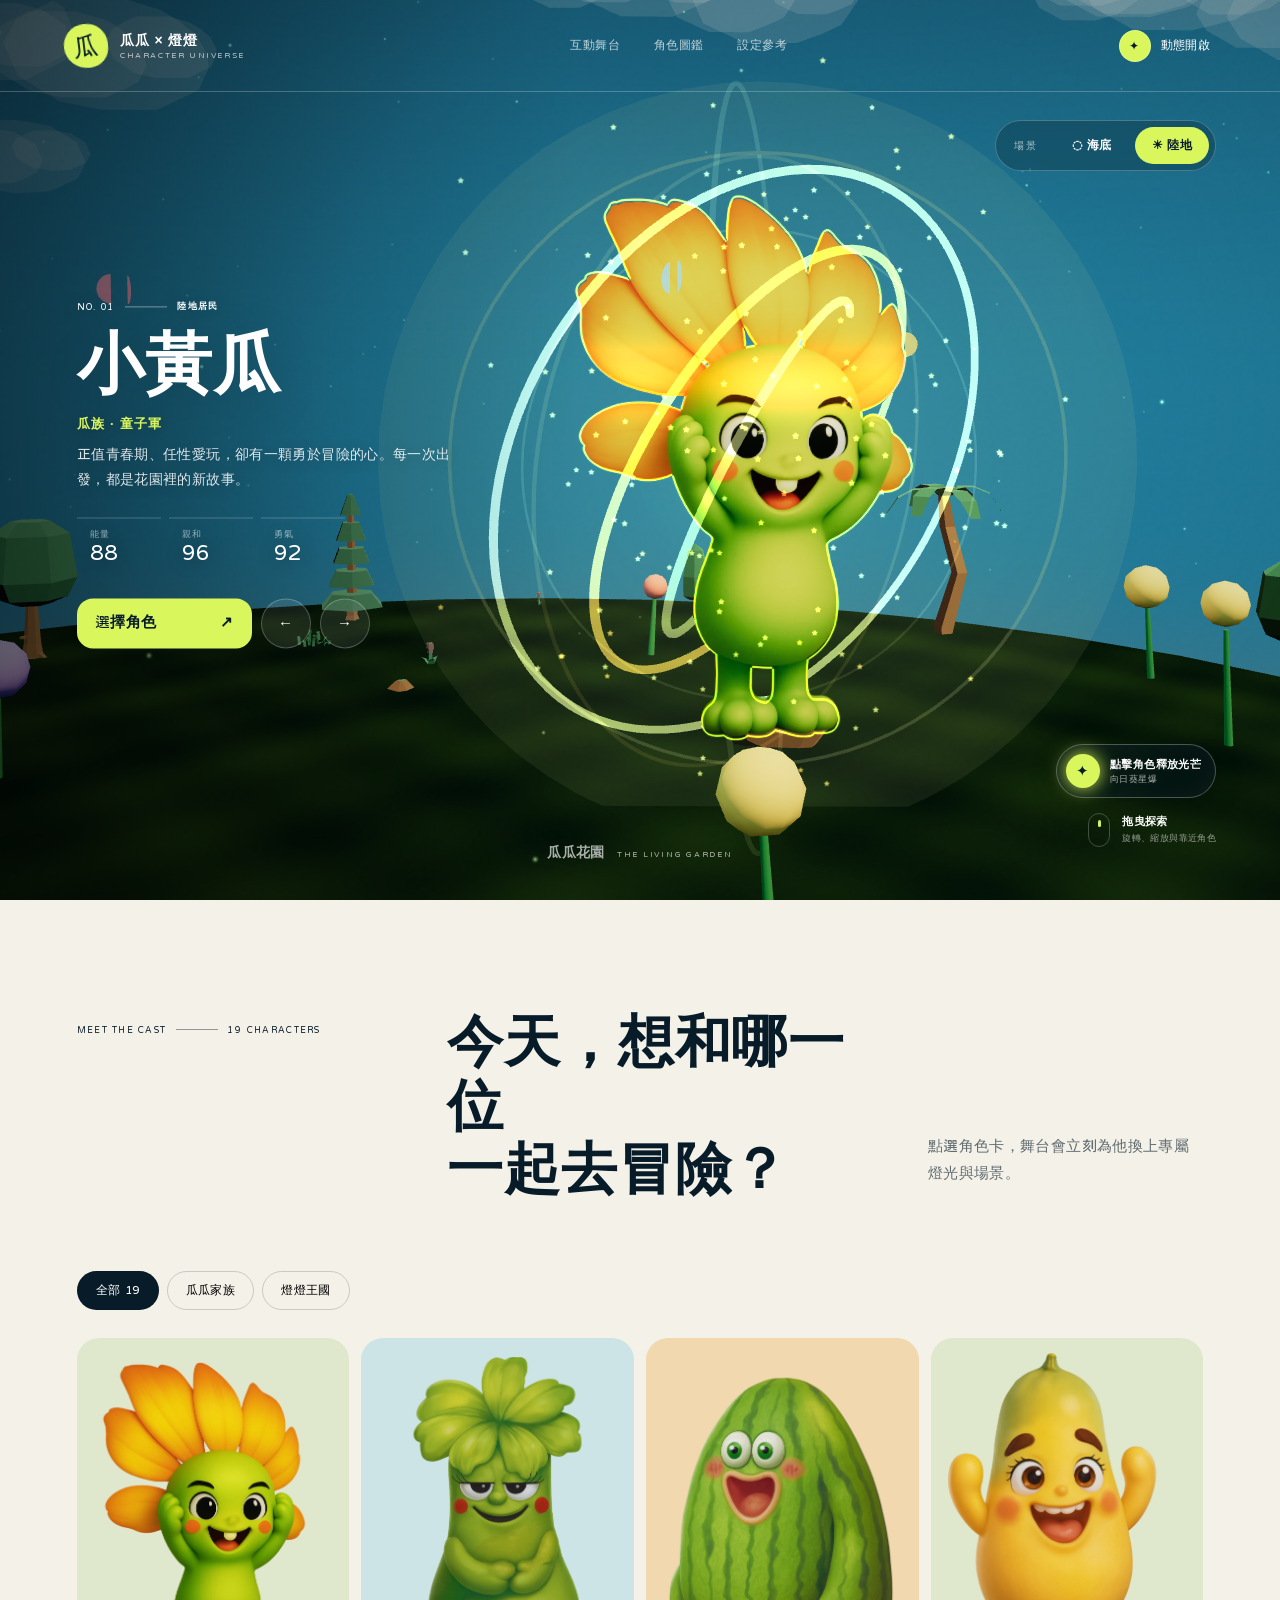
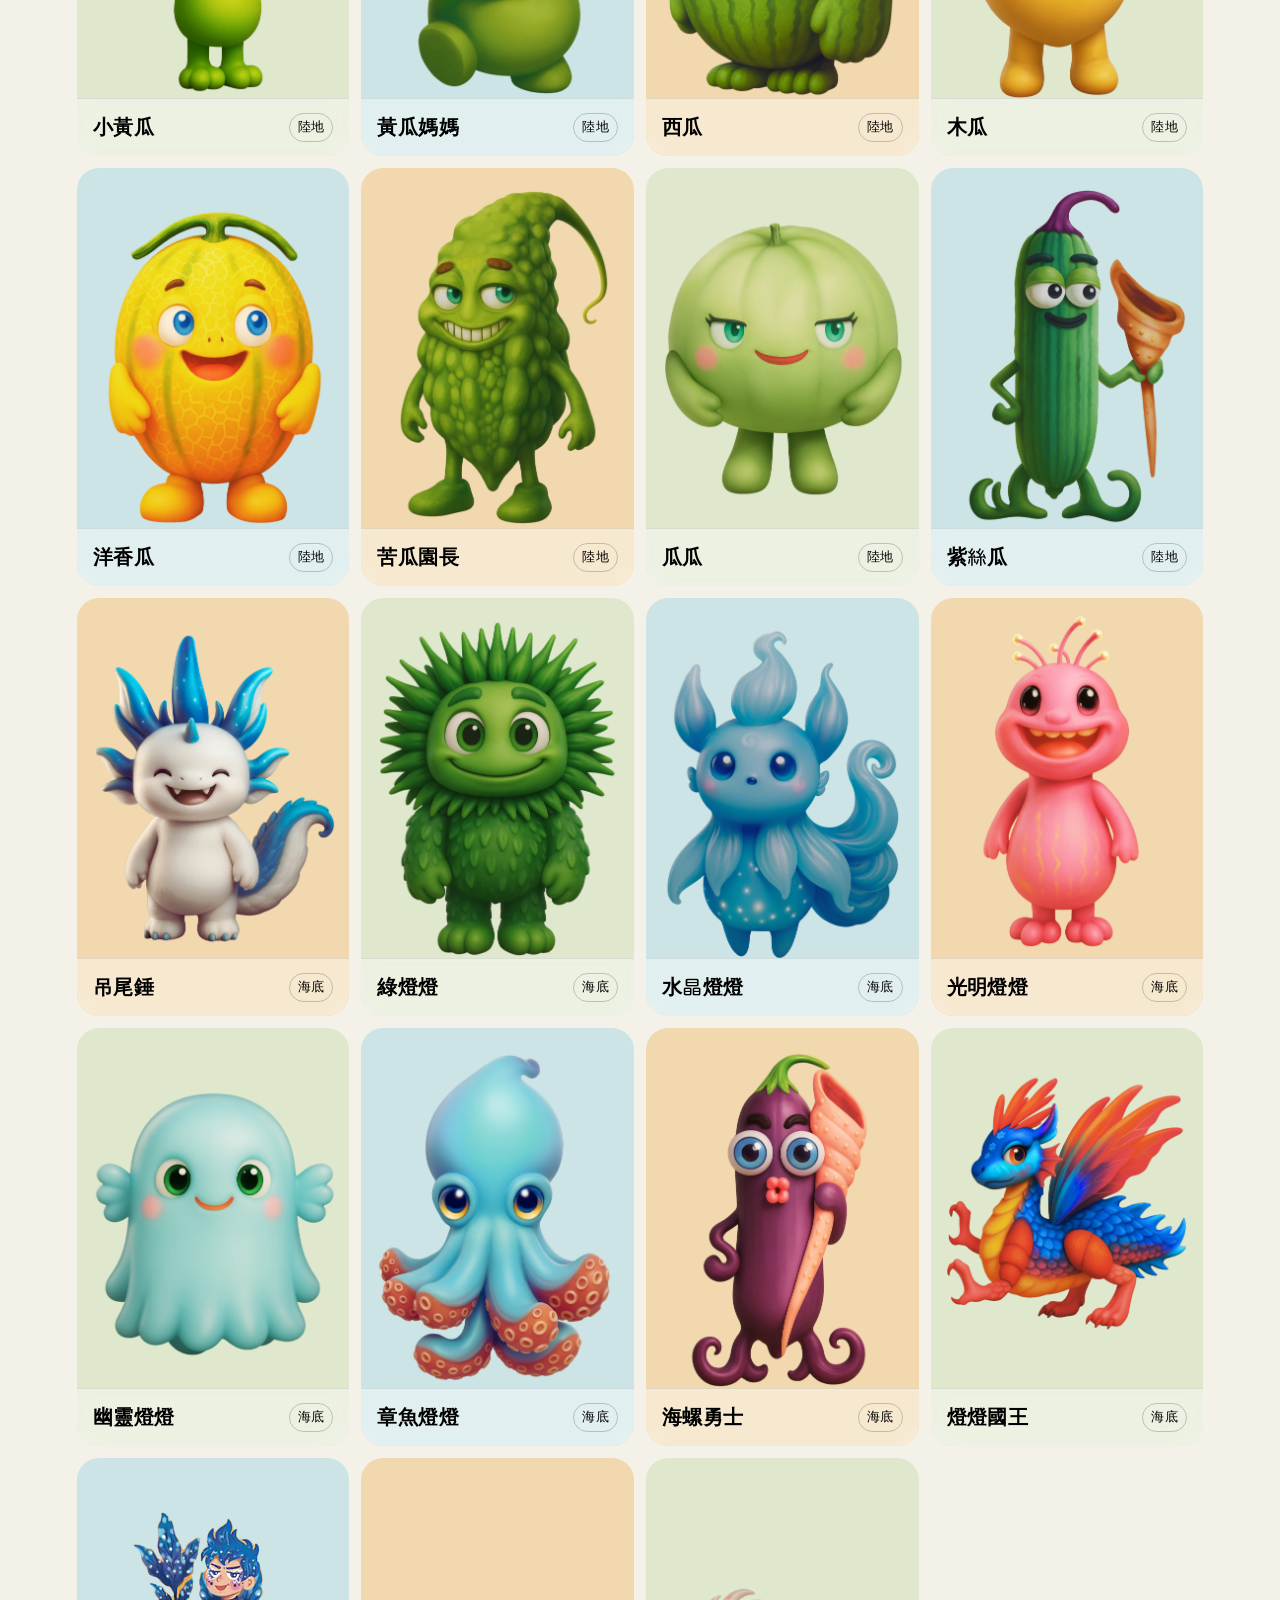
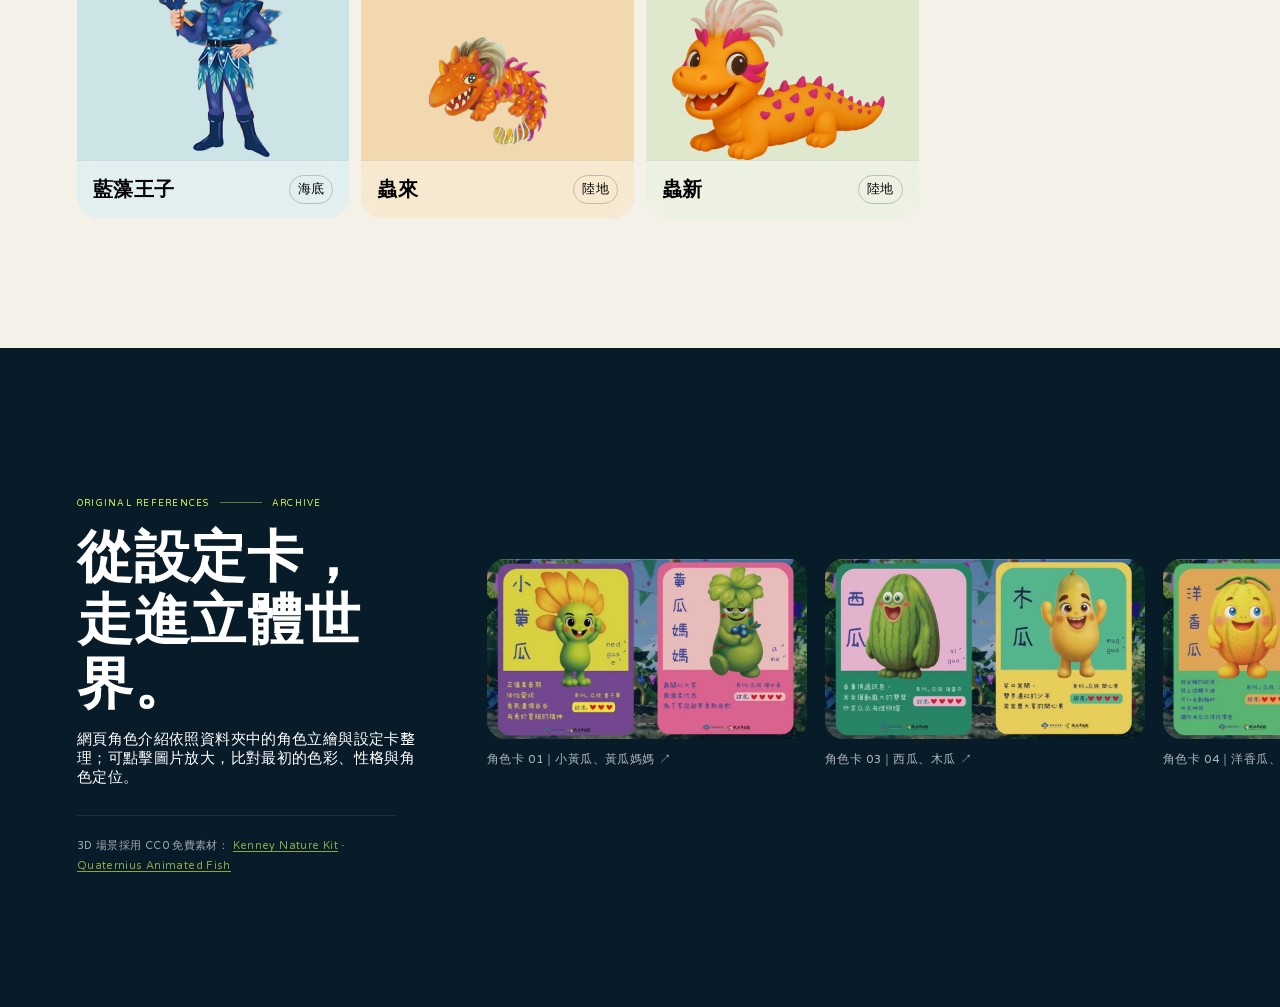
<file: index.html>
<!doctype html>
<html lang="zh-Hant">
  <head>
    <meta charset="UTF-8" />
    <meta name="viewport" content="width=device-width, initial-scale=1.0" />
    <meta name="theme-color" content="#071b28" />
    <link rel="icon" href="data:image/svg+xml,%3Csvg xmlns='http://www.w3.org/2000/svg' viewBox='0 0 64 64'%3E%3Ccircle cx='32' cy='32' r='30' fill='%23c8f05a'/%3E%3Ctext x='32' y='43' text-anchor='middle' font-size='34'%3E瓜%3C/text%3E%3C/svg%3E" />
    <meta
      name="description"
      content="走進瓜瓜家族與燈燈王國的互動 3D 角色宇宙，在海底與陸地之間探索每位角色。"
    />
    <title>瓜瓜家族 × 燈燈王國｜互動 3D 角色宇宙</title>
    <link rel="stylesheet" href="./styles.css" />
    <script type="importmap">
      {
        "imports": {
          "three": "./vendor/three.module.js",
          "three/addons/controls/OrbitControls.js": "./vendor/OrbitControls.js"
        }
      }
    </script>
  </head>
  <body>
    <div class="loading" id="loading" aria-live="polite">
      <div class="loading__orb"></div>
      <p>點亮角色宇宙…</p>
    </div>

    <header class="topbar">
      <a class="brand" href="#theater" aria-label="回到互動舞台">
        <span class="brand__mark">瓜</span>
        <span><b>瓜瓜 × 燈燈</b><small>CHARACTER UNIVERSE</small></span>
      </a>
      <nav class="topbar__nav" aria-label="主要選單">
        <a href="#theater">互動舞台</a>
        <a href="#cast">角色圖鑑</a>
        <a href="#references">設定參考</a>
      </nav>
      <button class="sound-button" id="motionToggle" type="button" aria-pressed="false">
        <span class="sound-button__icon">✦</span><span>動態開啟</span>
      </button>
    </header>

    <main>
      <section class="theater world-sea" id="theater" aria-label="3D 互動角色舞台">
        <canvas id="worldCanvas" aria-label="可拖曳旋轉的 3D 角色場景"></canvas>
        <div class="theater__grain" aria-hidden="true"></div>

        <div class="world-switch" role="group" aria-label="場景切換">
          <span>場景</span>
          <button class="is-active" type="button" data-world="sea">◌ 海底</button>
          <button type="button" data-world="land">☀ 陸地</button>
        </div>

        <article class="character-panel" aria-live="polite">
          <p class="eyebrow"><span id="characterNo">NO. 01</span> <i></i> <span id="characterWorld">陸地居民</span></p>
          <h1 id="characterName">小黃瓜</h1>
          <p class="character-panel__role" id="characterRole">瓜族 · 童子軍</p>
          <p class="character-panel__description" id="characterDescription">
            正值青春期、任性愛玩，卻有一顆勇於冒險的心。每一次出發，都是花園裡的新故事。
          </p>
          <div class="stats" aria-label="角色屬性">
            <span><small>能量</small><b id="statEnergy">88</b></span>
            <span><small>親和</small><b id="statKind">96</b></span>
            <span><small>勇氣</small><b id="statCourage">92</b></span>
          </div>
          <div class="panel-actions">
            <button class="primary-action" id="openCast" type="button">
              選擇角色 <span>↗</span>
            </button>
            <button class="round-action" id="prevCharacter" type="button" aria-label="上一位角色">←</button>
            <button class="round-action" id="nextCharacter" type="button" aria-label="下一位角色">→</button>
          </div>
        </article>

        <div class="stage-hint">
          <span class="stage-hint__mouse"></span>
          <p><b>拖曳探索</b><small>旋轉、縮放與靠近角色</small></p>
        </div>

        <button class="power-hint" id="powerHint" type="button">
          <span>✦</span>
          <p><b>點擊角色釋放光芒</b><small id="powerName">向日葵星爆</small></p>
        </button>

        <div class="scene-label" aria-hidden="true">
          <span id="sceneChinese">深海光域</span>
          <b id="sceneEnglish">THE LUMINOUS DEEP</b>
        </div>
      </section>

      <section class="cast-section" id="cast">
        <div class="section-heading">
          <p class="eyebrow">MEET THE CAST <i></i> 19 CHARACTERS</p>
          <h2>今天，想和哪一位<br />一起去冒險？</h2>
          <p>點選角色卡，舞台會立刻為他換上專屬燈光與場景。</p>
        </div>
        <div class="filter-row" role="group" aria-label="角色分類">
          <button class="is-active" type="button" data-filter="all">全部 19</button>
          <button type="button" data-filter="land">瓜瓜家族</button>
          <button type="button" data-filter="sea">燈燈王國</button>
        </div>
        <div class="cast-grid" id="castGrid"></div>
      </section>

      <section class="references" id="references">
        <div class="references__copy">
          <p class="eyebrow">ORIGINAL REFERENCES <i></i> ARCHIVE</p>
          <h2>從設定卡，<br />走進立體世界。</h2>
          <p>
            網頁角色介紹依照資料夾中的角色立繪與設定卡整理；可點擊圖片放大，比對最初的色彩、性格與角色定位。
          </p>
          <p class="asset-credits">
            3D 場景採用 CC0 免費素材：
            <a href="https://kenney.nl/assets/nature-kit" target="_blank" rel="noreferrer">Kenney Nature Kit</a>
            ·
            <a href="https://quaternius.com/packs/animatedfish.html" target="_blank" rel="noreferrer">Quaternius Animated Fish</a>
          </p>
        </div>
        <div class="reference-track" id="referenceTrack"></div>
      </section>
    </main>

    <dialog class="cast-dialog" id="castDialog" aria-labelledby="dialogTitle">
      <div class="cast-dialog__header">
        <div><small>CHARACTER SELECT</small><h2 id="dialogTitle">選擇你的冒險夥伴</h2></div>
        <button type="button" id="closeCast" aria-label="關閉角色選單">×</button>
      </div>
      <div class="cast-dialog__grid" id="dialogGrid"></div>
    </dialog>

    <dialog class="lightbox" id="lightbox">
      <button type="button" id="closeLightbox" aria-label="關閉圖片">×</button>
      <img id="lightboxImage" alt="" />
      <p id="lightboxCaption"></p>
    </dialog>

    <noscript>此互動網站需要啟用 JavaScript 才能顯示 3D 舞台。</noscript>
    <script type="module" src="./app.js"></script>
  </body>
</html>
</file>
<file: styles.css>
@font-face {
  font-family: "Guagua Huninn";
  src: url("./assets/fonts/huninn-guagua.woff2") format("woff2");
  font-display: swap;
  font-weight: 100 900;
  font-style: normal;
}

:root {
  --ink: #071b28;
  --paper: #f4f1e8;
  --lime: #c8f05a;
  --coral: #ff6d55;
  --sea: #0c6d87;
  --line: rgba(255, 255, 255, 0.23);
  --display: "Guagua Huninn", "Microsoft JhengHei", sans-serif;
  --body: "Guagua Huninn", "Microsoft JhengHei", sans-serif;
}

* { box-sizing: border-box; }
html { scroll-behavior: smooth; }
body {
  margin: 0;
  color: var(--ink);
  background: var(--paper);
  font-family: var(--body);
  font-size: 15px;
  letter-spacing: .025em;
  font-feature-settings: "palt";
  overflow-x: hidden;
}
button, a { font: inherit; letter-spacing: inherit; }
button { cursor: pointer; }
a { color: inherit; text-decoration: none; }

.loading {
  position: fixed;
  inset: 0;
  z-index: 100;
  display: grid;
  place-items: center;
  align-content: center;
  gap: 18px;
  color: white;
  background: #061e2b;
  transition: opacity .7s ease, visibility .7s;
}
.loading.is-hidden { opacity: 0; visibility: hidden; }
.loading p { letter-spacing: .18em; font-size: 13px; }
.loading__orb {
  width: 64px;
  aspect-ratio: 1;
  border-radius: 50%;
  background: radial-gradient(circle at 35% 30%, #fff 0 5%, #8defff 18%, #1cb6c1 47%, #0b405a 75%);
  box-shadow: 0 0 35px #58dfee;
  animation: orb 1.3s ease-in-out infinite;
}
@keyframes orb { 50% { transform: translateY(-12px) scale(.92); box-shadow: 0 20px 45px #58dfee99; } }

.topbar {
  position: absolute;
  z-index: 20;
  top: 0;
  left: 0;
  width: 100%;
  height: 92px;
  padding: 0 5vw;
  display: flex;
  align-items: center;
  justify-content: space-between;
  color: #fff;
  border-bottom: 1px solid var(--line);
}
.brand { display: flex; align-items: center; gap: 12px; }
.brand__mark {
  display: grid;
  place-items: center;
  width: 44px;
  aspect-ratio: 1;
  border-radius: 50% 50% 46% 54%;
  color: var(--ink);
  background: var(--lime);
  font-family: var(--display);
  font-size: 25px;
  transform: rotate(-7deg);
}
.brand b { display: block; font-size: 14px; font-weight: 700; letter-spacing: .06em; }
.brand small { display: block; margin-top: 1px; font-size: 8px; letter-spacing: .2em; opacity: .68; }
.topbar__nav { display: flex; align-items: center; gap: 34px; font-size: 12px; }
.topbar__nav a { opacity: .72; transition: opacity .25s; }
.topbar__nav a:hover { opacity: 1; }
.sound-button {
  display: flex;
  align-items: center;
  gap: 10px;
  color: #fff;
  background: transparent;
  border: 0;
  font-size: 12px;
}
.sound-button__icon {
  display: grid;
  place-items: center;
  width: 32px;
  height: 32px;
  border: 1px solid var(--line);
  border-radius: 50%;
}
.sound-button[aria-pressed="true"] .sound-button__icon { color: var(--ink); background: var(--lime); }

.theater {
  position: relative;
  height: max(760px, 100vh);
  min-height: 760px;
  overflow: hidden;
  color: #fff;
  background:
    radial-gradient(circle at 72% 44%, rgba(27, 236, 223, .22), transparent 28%),
    linear-gradient(135deg, #061824, #073d54 55%, #075f73);
  transition: background 1s ease;
}
.theater::after {
  content: "";
  position: absolute;
  inset: 0;
  z-index: 2;
  pointer-events: none;
  background:
    radial-gradient(circle at 67% 43%, transparent 0 23%, rgba(2, 15, 25, .05) 52%, rgba(1, 9, 16, .5) 115%),
    linear-gradient(90deg, rgba(1, 13, 20, .38), transparent 45%);
  mix-blend-mode: multiply;
}
.theater.world-land {
  background:
    radial-gradient(circle at 72% 35%, rgba(255, 219, 100, .38), transparent 25%),
    linear-gradient(135deg, #173520, #426c2f 50%, #8aa958);
}
#worldCanvas { position: absolute; inset: 0; width: 100%; height: 100%; touch-action: none; }
#worldCanvas.is-power-ready { cursor: pointer; }
.theater__grain {
  position: absolute;
  inset: 0;
  pointer-events: none;
  opacity: .18;
  background-image: url("data:image/svg+xml,%3Csvg viewBox='0 0 180 180' xmlns='http://www.w3.org/2000/svg'%3E%3Cfilter id='n'%3E%3CfeTurbulence type='fractalNoise' baseFrequency='.9' numOctaves='3' stitchTiles='stitch'/%3E%3C/filter%3E%3Crect width='100%25' height='100%25' filter='url(%23n)' opacity='.26'/%3E%3C/svg%3E");
  mix-blend-mode: soft-light;
}

.world-switch {
  position: absolute;
  z-index: 4;
  top: 120px;
  right: 5vw;
  display: flex;
  align-items: center;
  gap: 6px;
  padding: 6px;
  border-radius: 999px;
  background: rgba(1, 17, 26, .25);
  border: 1px solid var(--line);
  backdrop-filter: blur(12px);
}
.world-switch > span { padding: 0 12px; font-size: 10px; letter-spacing: .15em; opacity: .65; }
.world-switch button {
  border: 0;
  border-radius: 999px;
  padding: 10px 17px;
  color: #fff;
  background: transparent;
  font-size: 12px;
  font-weight: 700;
}
.world-switch button.is-active { color: var(--ink); background: var(--lime); }

.character-panel {
  position: absolute;
  z-index: 4;
  left: 6vw;
  top: 50%;
  width: min(420px, 34vw);
  transform: translateY(-43%);
  text-shadow: 0 2px 18px rgba(0, 10, 18, .38);
}
.eyebrow {
  display: flex;
  align-items: center;
  gap: 10px;
  margin: 0 0 18px;
  font-size: 9px;
  font-weight: 700;
  letter-spacing: .14em;
  text-transform: uppercase;
}
.eyebrow i { width: 42px; height: 1px; background: currentColor; opacity: .42; }
.character-panel h1 {
  margin: 0 0 8px;
  font-family: var(--display);
  font-size: clamp(48px, 5.2vw, 78px);
  font-weight: 700;
  letter-spacing: .015em;
  line-height: 1;
  text-shadow: 0 10px 50px rgba(0,0,0,.15);
}
.character-panel__role { margin: 17px 0 9px; color: var(--lime); font-size: 13px; font-weight: 700; letter-spacing: .08em; }
.character-panel__description { max-width: 390px; margin: 0; font-size: 14px; line-height: 1.8; opacity: .86; }
.stats { display: flex; gap: 8px; margin: 25px 0; }
.stats span {
  min-width: 84px;
  padding: 10px 13px;
  border-top: 1px solid var(--line);
}
.stats small { display: block; font-size: 9px; letter-spacing: .15em; opacity: .55; }
.stats b { font-family: var(--display); font-size: 22px; font-weight: 700; }
.panel-actions { display: flex; gap: 9px; }
.panel-actions button { border: 0; }
.primary-action {
  min-width: 175px;
  padding: 15px 18px;
  display: flex;
  justify-content: space-between;
  border-radius: 16px;
  color: var(--ink);
  background: var(--lime);
  font-weight: 700;
}
.round-action {
  width: 50px;
  height: 50px;
  border-radius: 50%;
  color: #fff;
  background: rgba(255,255,255,.08);
  border: 1px solid var(--line) !important;
  transition: background .2s, transform .2s;
}
.round-action:hover { background: rgba(255,255,255,.18); transform: translateY(-2px); }
.stage-hint {
  position: absolute;
  z-index: 3;
  right: 5vw;
  bottom: 44px;
  display: flex;
  align-items: center;
  gap: 12px;
  font-size: 11px;
}
.power-hint {
  position: absolute;
  z-index: 5;
  right: 5vw;
  bottom: 102px;
  display: flex;
  align-items: center;
  gap: 10px;
  padding: 9px 14px 9px 9px;
  color: #fff;
  border: 1px solid rgba(255,255,255,.28);
  border-radius: 999px;
  background: rgba(3, 20, 31, .48);
  box-shadow: 0 8px 30px rgba(0,0,0,.16), inset 0 0 24px rgba(255,255,255,.04);
  backdrop-filter: blur(14px);
  transition: transform .25s ease, border-color .25s ease, box-shadow .25s ease;
}
.power-hint:hover {
  transform: translateY(-3px) scale(1.02);
  border-color: var(--lime);
  box-shadow: 0 8px 36px color-mix(in srgb, var(--lime) 38%, transparent);
}
.power-hint > span {
  display: grid;
  place-items: center;
  width: 34px;
  height: 34px;
  flex: 0 0 auto;
  color: var(--ink);
  border-radius: 50%;
  background: var(--lime);
  box-shadow: 0 0 18px var(--lime);
  animation: powerPulse 1.6s ease-in-out infinite;
}
.power-hint p { margin: 0; text-align: left; line-height: 1.2; }
.power-hint b { display: block; font-size: 11px; }
.power-hint small { display: block; margin-top: 3px; font-size: 9px; opacity: .65; }
.power-hint.is-bursting { animation: powerBurst .6s cubic-bezier(.18,.9,.22,1); }
@keyframes powerPulse {
  50% { transform: rotate(18deg) scale(1.12); box-shadow: 0 0 28px var(--lime); }
}
@keyframes powerBurst {
  35% { transform: scale(1.14) rotate(-2deg); filter: brightness(1.7); }
  100% { transform: scale(1); }
}
.stage-hint b, .stage-hint small { display: block; }
.stage-hint small { margin-top: 3px; opacity: .55; }
.stage-hint__mouse { width: 22px; height: 34px; border: 1px solid var(--line); border-radius: 12px; }
.stage-hint__mouse::after {
  content: "";
  display: block;
  width: 3px;
  height: 7px;
  margin: 6px auto;
  border-radius: 4px;
  background: var(--lime);
  animation: mouse 1.5s infinite;
}
@keyframes mouse { to { transform: translateY(8px); opacity: 0; } }
.scene-label {
  position: absolute;
  z-index: 3;
  left: 50%;
  bottom: 38px;
  display: flex;
  gap: 12px;
  align-items: baseline;
  transform: translateX(-50%);
  opacity: .65;
}
.scene-label span { font-family: var(--display); font-size: 14px; font-weight: 700; }
.scene-label b { font-size: 8px; letter-spacing: .22em; }

.cast-section { padding: 110px 6vw 130px; background: var(--paper); }
.section-heading { display: grid; grid-template-columns: 1.2fr 1.6fr 1fr; align-items: end; gap: 40px; }
.section-heading .eyebrow { align-self: start; padding-top: 15px; }
.section-heading h2, .references h2 {
  margin: 0;
  font-family: var(--display);
  font-size: clamp(36px, 4.4vw, 62px);
  font-weight: 700;
  line-height: 1.13;
  letter-spacing: .015em;
}
.section-heading > p:last-child, .references__copy > p:last-child { max-width: 320px; line-height: 1.8; opacity: .62; }
.filter-row { margin: 70px 0 28px; display: flex; gap: 8px; }
.filter-row button {
  padding: 10px 18px;
  border: 1px solid rgba(7,27,40,.18);
  border-radius: 999px;
  background: transparent;
  font-size: 12px;
}
.filter-row button.is-active { color: #fff; background: var(--ink); }
.cast-grid {
  display: grid;
  grid-template-columns: repeat(4, 1fr);
  gap: 12px;
}
.cast-card {
  position: relative;
  display: grid;
  grid-template-rows: minmax(0, 1fr) auto;
  min-height: 360px;
  overflow: hidden;
  padding: 0;
  text-align: left;
  border: 0;
  border-radius: 22px;
  background: #dfe7cd;
  transition: transform .35s cubic-bezier(.2,.8,.2,1), box-shadow .35s;
}
.cast-card:nth-child(3n+2) { background: #cce4e5; }
.cast-card:nth-child(3n) { background: #f1d8ae; }
.cast-card:hover { z-index: 2; transform: translateY(-9px) rotate(-.6deg); box-shadow: 0 24px 50px rgba(23,42,28,.18); }
.cast-card img {
  grid-row: 1;
  align-self: stretch;
  width: 100%;
  height: 100%;
  min-height: 0;
  padding: 14px 14px 0;
  object-fit: contain;
  object-position: center bottom;
  transform-origin: center bottom;
  transition: transform .45s cubic-bezier(.2,.8,.2,1);
}
.cast-card:hover img { transform: scale(1.035) translateY(-1%); }
.cast-card.is-hopping img { animation: characterCardHop .52s cubic-bezier(.22,.82,.3,1); }
@keyframes characterCardHop {
  0% { transform: translateY(0) scale(1); }
  38% { transform: translateY(-14px) scale(1.045, .96) rotate(-2deg); }
  62% { transform: translateY(2px) scale(.98, 1.025) rotate(1deg); }
  82% { transform: translateY(-4px) scale(1.01); }
  100% { transform: translateY(0) scale(1); }
}
.cast-card__top {
  position: relative;
  z-index: 2;
  grid-row: 2;
  display: flex;
  align-items: center;
  justify-content: space-between;
  gap: 8px;
  min-height: 58px;
  padding: 12px 16px;
  border-top: 1px solid rgba(7,27,40,.09);
  background: rgba(255,255,255,.42);
  backdrop-filter: blur(8px);
}
.cast-card__top b { font-family: var(--display); font-size: 20px; font-weight: 700; }
.cast-card__top small { flex: 0 0 auto; padding: 5px 8px; border: 1px solid rgba(7,27,40,.22); border-radius: 99px; }

.references {
  display: grid;
  grid-template-columns: minmax(300px, .75fr) 1.7fr;
  gap: 60px;
  padding: 120px 0 120px 6vw;
  color: #fff;
  background: var(--ink);
  overflow: hidden;
}
.references__copy { padding-top: 30px; }
.references__copy .eyebrow { color: var(--lime); }
.asset-credits {
  margin-top: 28px !important;
  padding-top: 20px;
  border-top: 1px solid rgba(255,255,255,.14);
  font-size: 11px;
}
.asset-credits a { color: var(--lime); border-bottom: 1px solid currentColor; }
.reference-track {
  display: grid;
  grid-auto-flow: column;
  grid-auto-columns: minmax(320px, 42vw);
  gap: 18px;
  overflow-x: auto;
  padding: 0 6vw 28px 0;
  scroll-snap-type: x mandatory;
}
.reference-card {
  position: relative;
  scroll-snap-align: start;
  padding: 0;
  border: 0;
  background: transparent;
  color: #fff;
  text-align: left;
}
.reference-card img { display: block; width: 100%; aspect-ratio: 16/9; object-fit: cover; border-radius: 18px; filter: saturate(.86); }
.reference-card span { display: block; margin-top: 12px; font-size: 12px; opacity: .68; }

dialog { color: inherit; }
dialog::backdrop { background: rgba(1,14,20,.76); backdrop-filter: blur(10px); }
.cast-dialog {
  width: min(1160px, 94vw);
  height: min(780px, 90vh);
  padding: 0;
  border: 0;
  border-radius: 28px;
  background: var(--paper);
}
.cast-dialog__header {
  position: sticky;
  z-index: 3;
  top: 0;
  display: flex;
  justify-content: space-between;
  align-items: center;
  padding: 24px 28px;
  background: rgba(244,241,232,.94);
  backdrop-filter: blur(12px);
  border-bottom: 1px solid rgba(7,27,40,.12);
}
.cast-dialog__header small { letter-spacing: .2em; opacity: .5; }
.cast-dialog__header h2 { margin: 3px 0 0; font-family: var(--display); font-size: 27px; font-weight: 700; }
.cast-dialog__header button, .lightbox > button {
  width: 44px;
  height: 44px;
  border: 1px solid rgba(7,27,40,.18);
  border-radius: 50%;
  background: transparent;
  font-size: 26px;
}
.cast-dialog__grid { display: grid; grid-template-columns: repeat(5, 1fr); gap: 9px; padding: 20px; }
.cast-dialog__grid .cast-card { min-height: 245px; }
.cast-dialog__grid .cast-card__top b { font-size: 17px; }
.lightbox {
  max-width: min(1120px, 94vw);
  padding: 14px;
  border: 0;
  border-radius: 8px;
  background: #fff;
}
.lightbox > button { position: absolute; z-index: 2; top: 22px; right: 22px; color: #fff; border-color: #ffffff66; background: #071b2888; }
.lightbox img { display: block; max-width: 100%; max-height: 78vh; border-radius: 5px; }
.lightbox p { margin: 10px 3px 2px; font-size: 12px; opacity: .65; }

@media (max-width: 900px) {
  .topbar { height: 76px; padding: 0 20px; }
  .topbar__nav, .sound-button span:last-child { display: none; }
  .theater { height: 900px; }
  .world-switch { top: 94px; right: 18px; }
  .character-panel { left: 24px; top: auto; bottom: 82px; width: calc(100% - 48px); transform: none; }
  .character-panel h1 { font-size: clamp(46px, 14vw, 58px); }
  .character-panel__description { font-size: 13px; line-height: 1.65; }
  .stats { margin: 16px 0; }
  .scene-label, .stage-hint { display: none; }
  .power-hint {
    top: 153px;
    right: 16px;
    bottom: auto;
    padding: 7px;
  }
  .power-hint > span { width: 30px; height: 30px; }
  .power-hint p { display: none; }
  #worldCanvas { height: 100%; }
  .character-panel {
    padding-top: 64px;
    background: linear-gradient(180deg, transparent, rgba(4, 19, 21, .54) 25%, rgba(4, 19, 21, .22));
  }
  .section-heading { grid-template-columns: 1fr; gap: 18px; }
  .section-heading .eyebrow { padding: 0; }
  .cast-grid { grid-template-columns: repeat(2, 1fr); }
  .cast-card { min-height: 300px; }
  .references { grid-template-columns: 1fr; padding: 80px 0 80px 24px; }
  .reference-track { grid-auto-columns: 80vw; }
  .cast-dialog__grid { grid-template-columns: repeat(2, 1fr); }
}

@media (max-width: 520px) {
  .cast-section { padding: 80px 16px; }
  .cast-grid { grid-template-columns: 1fr 1fr; gap: 7px; }
  .cast-card { min-height: 270px; border-radius: 19px; }
  .cast-card img { padding: 8px 6px 0; }
  .cast-card__top { min-height: 46px; padding: 9px 10px; gap: 5px; }
  .cast-card__top b {
    overflow: hidden;
    font-size: 14px;
    white-space: nowrap;
    text-overflow: ellipsis;
  }
  .cast-card__top small { font-size: 8px; }
  .character-panel__role { margin-top: 14px; }
  .stats span { min-width: 0; flex: 1; }
  .primary-action { min-width: 0; flex: 1; }
}

@media (prefers-reduced-motion: reduce) {
  *, *::before, *::after { scroll-behavior: auto !important; animation-duration: .01ms !important; animation-iteration-count: 1 !important; }
}
</file>
